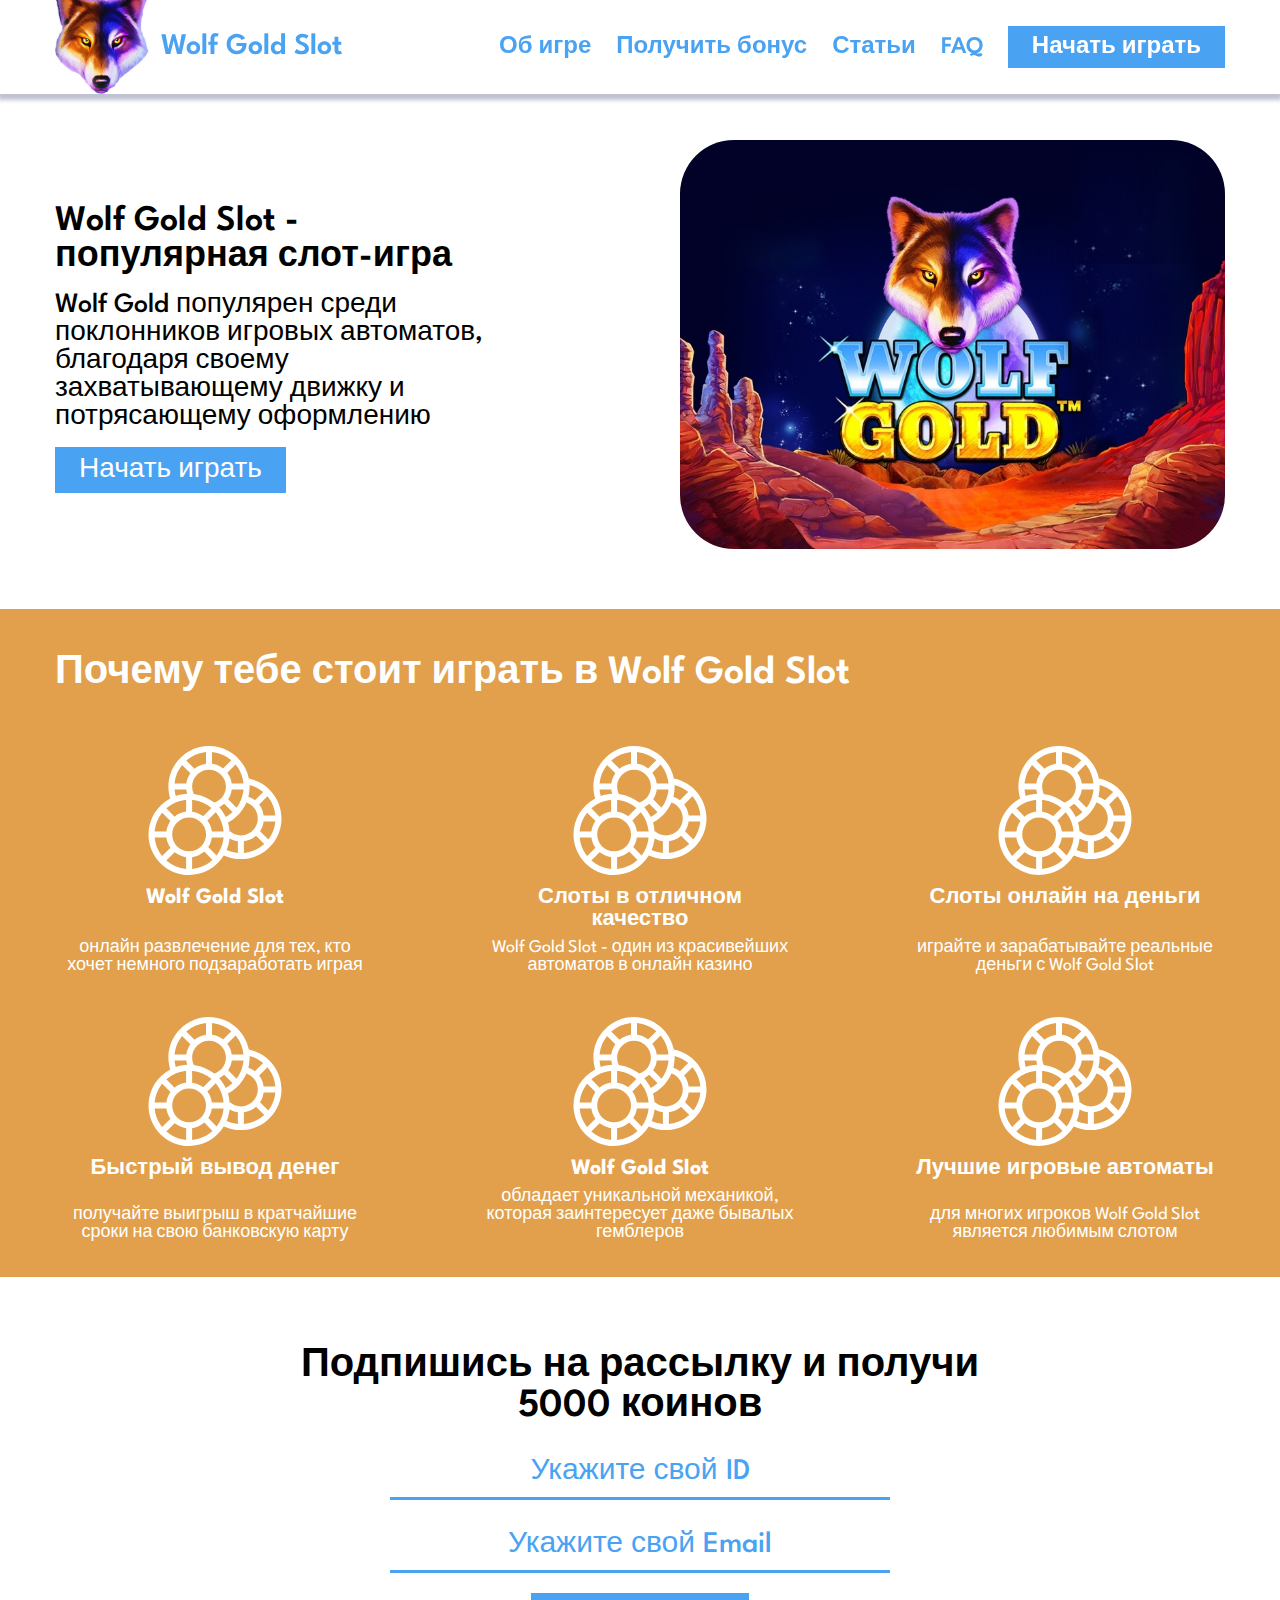
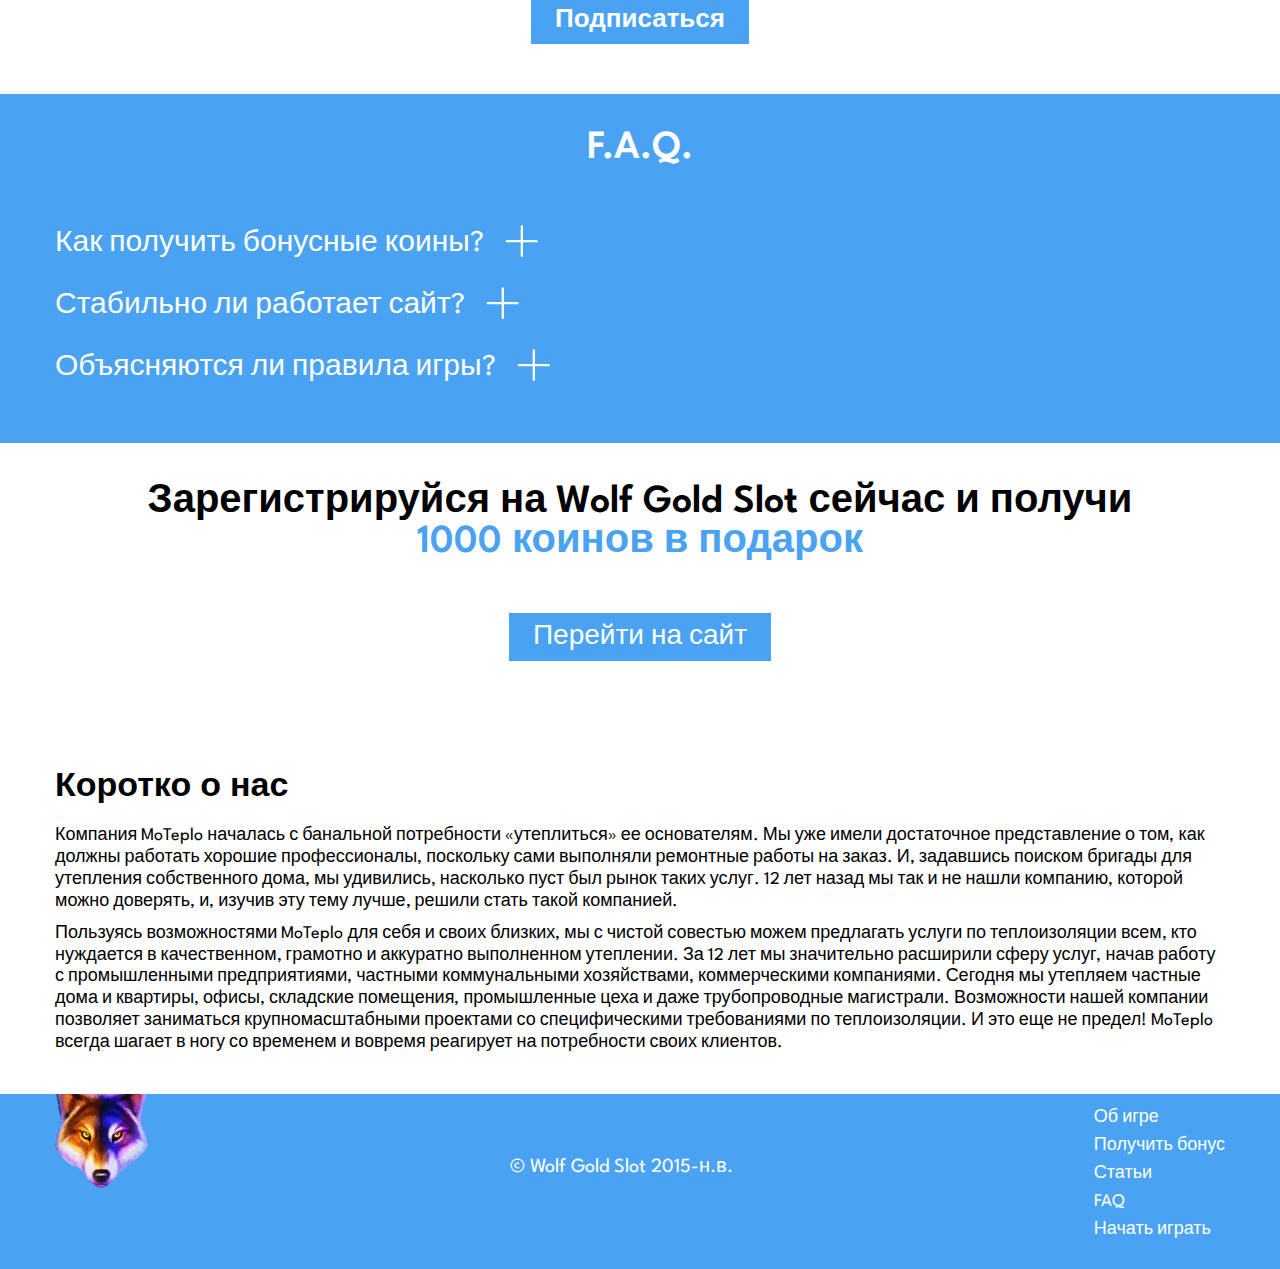
<file: index.html>
<!doctype html>
<html lang="ru">
<head>
    <meta charset="UTF-8">
    <meta name="viewport"
          content="width=device-width, user-scalable=no, initial-scale=1.0, maximum-scale=1.0, minimum-scale=1.0">
    <meta http-equiv="X-UA-Compatible" content="ie=edge">
    <title>Wolf Gold Slot</title>
    <meta name="description" content="Wold Gold Slot - лучшая бесплатная слот игра">

    <link rel="preconnect" href="https://fonts.googleapis.com">
    <link rel="preconnect" href="https://fonts.gstatic.com" crossorigin>
    <link href="https://fonts.googleapis.com/css2?family=League+Spartan:wght@400;500;600&display=swap" rel="stylesheet">

    <link rel="stylesheet" href="styles/starter.css">
    <link rel="stylesheet" href="styles/style.css">

    <script src="scripts/script.js" defer></script>
</head>
<body>
<div class="wrapper">
    <header class="header">
        <div class="header__container">
            <a href="index.html" class="header__logo">
                <img src="img/logo.svg" alt="Логотип">
                <h5>Wolf Gold Slot</h5>
            </a>
            <nav class="header__nav nav">
                <ul class="nav__list">
                    <li class="nav__list-item"><a href="#" data-goto=".about">Об игре</a></li>
                    <li class="nav__list-item"><a href="#" data-goto=".bonus">Получить бонус</a></li>
                    <li class="nav__list-item"><a href="blog.html">Статьи</a></li>
                    <li class="nav__list-item"><a href="#" data-goto=".faq">FAQ</a></li>
                    <li class="nav__list-item"><a class="blue-btn" href="#" data-goto=".download">Начать играть</a></li>
                </ul>
            </nav>
            <span class="burger"><span></span></span>
        </div>
    </header>
    <main class="main">
        <section class="about">
            <div class="about__container">
                <div class="about__text">
                    <h1 class="about__text-title">Wolf Gold Slot - популярная слот-игра</h1>
                    <p class="about__text-description">Wolf Gold популярен среди поклонников игровых автоматов,
                        благодаря своему захватывающему движку и потрясающему оформлению</p>
                    <a href="#" class="about__text-btn blue-btn" data-goto=".download">Начать играть</a>
                </div>
                <img src="img/about/about.jpg" alt="Иллюстрация игры" class="about__img">
            </div>
        </section>
        <section class="advantages">
            <div class="advantages__container">
                <h2 class="advantages__title">Почему тебе стоит играть в Wolf Gold Slot</h2>
                <div class="advantages__cards">
                    <div class="advantages__cards-item advantages-card">
                        <img src="img/advantages/casino-chips.svg" alt="Преимущество" class="advantages-card_img">
                        <h6 class="advantages-card_title">Wolf Gold Slot</h6>
                        <p class="advantages-card_description">онлайн развлечение для тех, кто хочет немного
                            подзаработать играя</p>
                    </div>
                    <div class="advantages__cards-item advantages-card">
                        <img src="img/advantages/casino-chips.svg" alt="Преимущество" class="advantages-card_img">
                        <h6 class="advantages-card_title">Слоты в отличном качество</h6>
                        <p class="advantages-card_description">Wolf Gold Slot - один из красивейших автоматов в онлайн
                            казино</p>
                    </div>
                    <div class="advantages__cards-item advantages-card">
                        <img src="img/advantages/casino-chips.svg" alt="Преимущество" class="advantages-card_img">
                        <h6 class="advantages-card_title">Слоты онлайн на деньги</h6>
                        <p class="advantages-card_description">играйте и зарабатывайте реальные деньги с Wolf Gold
                            Slot</p>
                    </div>
                    <div class="advantages__cards-item advantages-card">
                        <img src="img/advantages/casino-chips.svg" alt="Преимущество" class="advantages-card_img">
                        <h6 class="advantages-card_title">Быстрый вывод денег</h6>
                        <p class="advantages-card_description">получайте выигрыш в кратчайшие сроки на свою банковскую
                            карту</p>
                    </div>
                    <div class="advantages__cards-item advantages-card">
                        <img src="img/advantages/casino-chips.svg" alt="Преимущество" class="advantages-card_img">
                        <h6 class="advantages-card_title">Wolf Gold Slot</h6>
                        <p class="advantages-card_description">обладает уникальной механикой, которая заинтересует даже
                            бывалых гемблеров</p>
                    </div>
                    <div class="advantages__cards-item advantages-card">
                        <img src="img/advantages/casino-chips.svg" alt="Преимущество" class="advantages-card_img">
                        <h6 class="advantages-card_title">Лучшие игровые автоматы</h6>
                        <p class="advantages-card_description">для многих игроков Wolf Gold Slot является любимым
                            слотом</p>
                    </div>
                </div>
            </div>
        </section>
        <section class="bonus">
            <div class="bonus__container">
                <h2 class="bonus__title">Подпишись на рассылку и получи 5000 коинов</h2>
                <form action="javascript:void(0);" class="bonus__form">
                    <input type="text" class="bonus__form-input" placeholder="Укажите свой ID" required>
                    <input type="email" class="bonus__form-input" placeholder="Укажите свой Email" required>
                    <button class="bonus__form-btn blue-btn">Подписаться</button>
                </form>
            </div>
        </section>
        <section class="faq">
            <div class="faq__container">
                <h2 class="faq__title">F.A.Q.</h2>
                <ul class="faq__program-accordion accordion">
                    <li class="about__program-accordion_item accordion__item">
                        <h6 class="accordion__item-title accordion-open">Как получить бонусные коины?
                            <svg width="50" height="50" viewBox="0 0 50 50" fill="none"
                                 xmlns="http://www.w3.org/2000/svg">
                                <g id="clarity:close-line" clip-path="url(#clip0_77_4379)">
                                    <path id="Vector"
                                          d="M26.9592 25L38.4731 13.4861C38.7006 13.2204 38.8195 12.8786 38.806 12.5291C38.7925 12.1795 38.6476 11.8479 38.4003 11.6006C38.1529 11.3532 37.8213 11.2083 37.4718 11.1948C37.1222 11.1813 36.7805 11.3002 36.5148 11.5278L25.0009 23.0416L13.487 11.5139C13.2255 11.2523 12.8707 11.1054 12.5009 11.1054C12.131 11.1054 11.7763 11.2523 11.5148 11.5139C11.2532 11.7754 11.1063 12.1301 11.1063 12.5C11.1063 12.8698 11.2532 13.2246 11.5148 13.4861L23.0426 25L11.5148 36.5139C11.3694 36.6384 11.2513 36.7916 11.1679 36.9639C11.0846 37.1362 11.0377 37.3239 11.0303 37.5152C11.0229 37.7065 11.0552 37.8972 11.125 38.0754C11.1948 38.2537 11.3007 38.4155 11.4361 38.5509C11.5714 38.6862 11.7333 38.7922 11.9115 38.862C12.0898 38.9318 12.2805 38.964 12.4718 38.9566C12.6631 38.9493 12.8508 38.9024 13.0231 38.819C13.1954 38.7357 13.3486 38.6176 13.4731 38.4722L25.0009 26.9583L36.5148 38.4722C36.7805 38.6997 37.1222 38.8186 37.4718 38.8051C37.8213 38.7916 38.1529 38.6467 38.4003 38.3994C38.6476 38.152 38.7925 37.8204 38.806 37.4709C38.8195 37.1213 38.7006 36.7796 38.4731 36.5139L26.9592 25Z"
                                          fill="white"/>
                                </g>
                                <defs>
                                    <clipPath id="clip0_77_4379">
                                        <rect width="50" height="50" fill="white"/>
                                    </clipPath>
                                </defs>
                            </svg>
                        </h6>
                        <div class="accordion__item-body drop-up-body">
                            <p>Чтобы получить бонус, вы можете зарегистрироваться на сайте Wolf Gold Slot, а также
                                подписаться на рассылку</p>
                        </div>
                    </li>
                    <li class="faq__program-accordion_item accordion__item">
                        <h6 class="accordion__item-title accordion-open">Стабильно ли работает сайт?
                            <svg width="50" height="50" viewBox="0 0 50 50" fill="none"
                                 xmlns="http://www.w3.org/2000/svg">
                                <g id="clarity:close-line" clip-path="url(#clip0_77_4379)">
                                    <path id="Vector"
                                          d="M26.9592 25L38.4731 13.4861C38.7006 13.2204 38.8195 12.8786 38.806 12.5291C38.7925 12.1795 38.6476 11.8479 38.4003 11.6006C38.1529 11.3532 37.8213 11.2083 37.4718 11.1948C37.1222 11.1813 36.7805 11.3002 36.5148 11.5278L25.0009 23.0416L13.487 11.5139C13.2255 11.2523 12.8707 11.1054 12.5009 11.1054C12.131 11.1054 11.7763 11.2523 11.5148 11.5139C11.2532 11.7754 11.1063 12.1301 11.1063 12.5C11.1063 12.8698 11.2532 13.2246 11.5148 13.4861L23.0426 25L11.5148 36.5139C11.3694 36.6384 11.2513 36.7916 11.1679 36.9639C11.0846 37.1362 11.0377 37.3239 11.0303 37.5152C11.0229 37.7065 11.0552 37.8972 11.125 38.0754C11.1948 38.2537 11.3007 38.4155 11.4361 38.5509C11.5714 38.6862 11.7333 38.7922 11.9115 38.862C12.0898 38.9318 12.2805 38.964 12.4718 38.9566C12.6631 38.9493 12.8508 38.9024 13.0231 38.819C13.1954 38.7357 13.3486 38.6176 13.4731 38.4722L25.0009 26.9583L36.5148 38.4722C36.7805 38.6997 37.1222 38.8186 37.4718 38.8051C37.8213 38.7916 38.1529 38.6467 38.4003 38.3994C38.6476 38.152 38.7925 37.8204 38.806 37.4709C38.8195 37.1213 38.7006 36.7796 38.4731 36.5139L26.9592 25Z"
                                          fill="white"/>
                                </g>
                                <defs>
                                    <clipPath id="clip0_77_4379">
                                        <rect width="50" height="50" fill="white"/>
                                    </clipPath>
                                </defs>
                            </svg>
                        </h6>
                        <div class="accordion__item-body drop-up-body">
                            <p>Да, наши эксперты регулярно проверяют сайт на наличие ошибок и моментально устраняют их,
                                чтобы вы наслаждались игрой!</p>
                        </div>
                    </li>
                    <li class="about__program-accordion_item accordion__item">
                        <h6 class="accordion__item-title accordion-open">Объясняются ли правила игры?
                            <svg width="50" height="50" viewBox="0 0 50 50" fill="none"
                                 xmlns="http://www.w3.org/2000/svg">
                                <g id="clarity:close-line" clip-path="url(#clip0_77_4379)">
                                    <path id="Vector"
                                          d="M26.9592 25L38.4731 13.4861C38.7006 13.2204 38.8195 12.8786 38.806 12.5291C38.7925 12.1795 38.6476 11.8479 38.4003 11.6006C38.1529 11.3532 37.8213 11.2083 37.4718 11.1948C37.1222 11.1813 36.7805 11.3002 36.5148 11.5278L25.0009 23.0416L13.487 11.5139C13.2255 11.2523 12.8707 11.1054 12.5009 11.1054C12.131 11.1054 11.7763 11.2523 11.5148 11.5139C11.2532 11.7754 11.1063 12.1301 11.1063 12.5C11.1063 12.8698 11.2532 13.2246 11.5148 13.4861L23.0426 25L11.5148 36.5139C11.3694 36.6384 11.2513 36.7916 11.1679 36.9639C11.0846 37.1362 11.0377 37.3239 11.0303 37.5152C11.0229 37.7065 11.0552 37.8972 11.125 38.0754C11.1948 38.2537 11.3007 38.4155 11.4361 38.5509C11.5714 38.6862 11.7333 38.7922 11.9115 38.862C12.0898 38.9318 12.2805 38.964 12.4718 38.9566C12.6631 38.9493 12.8508 38.9024 13.0231 38.819C13.1954 38.7357 13.3486 38.6176 13.4731 38.4722L25.0009 26.9583L36.5148 38.4722C36.7805 38.6997 37.1222 38.8186 37.4718 38.8051C37.8213 38.7916 38.1529 38.6467 38.4003 38.3994C38.6476 38.152 38.7925 37.8204 38.806 37.4709C38.8195 37.1213 38.7006 36.7796 38.4731 36.5139L26.9592 25Z"
                                          fill="white"/>
                                </g>
                                <defs>
                                    <clipPath id="clip0_77_4379">
                                        <rect width="50" height="50" fill="white"/>
                                    </clipPath>
                                </defs>
                            </svg>
                        </h6>
                        <div class="accordion__item-body drop-up-body">
                            <p>Да, на сайте есть специальный раздел, в котором доступно объясняются правила игры,
                                понятным для новичков языком</p>
                        </div>
                    </li>
                </ul>
            </div>
        </section>
        <section class="download">
            <div class="download__container">
                <h2 class="download__title">Зарегистрируйся на Wolf Gold Slot сейчас и получи <span>1000 коинов в подарок</span>
                </h2>
                <a href="" class="download__btn blue-btn">Перейти на сайт</a>
            </div>
        </section>
        <section class="seo">
            <div class="seo__container">
                <h2 class="seo__title">Коротко о нас</h2>
                <p class="seo__text" style="margin-bottom: 10px;">Компания MoTeplo началась с банальной потребности
                    «утеплиться» ее основателям. Мы уже имели достаточное представление о том, как должны работать
                    хорошие профессионалы, поскольку сами выполняли ремонтные работы на заказ. И, задавшись поиском
                    бригады для утепления собственного дома, мы удивились, насколько пуст был рынок таких услуг. 12 лет
                    назад мы так и не нашли компанию, которой можно доверять, и, изучив эту тему лучше, решили стать
                    такой компанией.</p>
                <p class="seo__text">Пользуясь возможностями MoTeplo для себя и своих близких, мы с чистой совестью
                    можем предлагать услуги по теплоизоляции всем, кто нуждается в качественном, грамотно и аккуратно
                    выполненном утеплении. За 12 лет мы значительно расширили сферу услуг, начав работу с промышленными
                    предприятиями, частными коммунальными хозяйствами, коммерческими компаниями. Сегодня мы утепляем
                    частные дома и квартиры, офисы, складские помещения, промышленные цеха и даже трубопроводные
                    магистрали. Возможности нашей компании позволяет заниматься крупномасштабными проектами со
                    специфическими требованиями по теплоизоляции. И это еще не предел! MoTeplo всегда шагает в ногу со
                    временем и вовремя реагирует на потребности своих клиентов.</p>
            </div>
        </section>
    </main>
    <footer class="footer">
        <div class="footer__container">
            <a href="index.html" class="footer__logo">
                <img src="img/logo.svg" alt="Логотип">
            </a>
            <p class="footer__copyright">&#169; Wolf Gold Slot 2015-н.в.</p>
            <nav class="footer__nav" aria-label="Навигация по сайту">
                <ul class="footer__nav-list">
                    <li class="footer__nav-list_item"><a href="">Об игре</a></li>
                    <li class="footer__nav-list_item"><a href="">Получить бонус</a></li>
                    <li class="footer__nav-list_item"><a href="blog.html">Статьи</a></li>
                    <li class="footer__nav-list_item"><a href="">FAQ</a></li>
                    <li class="footer__nav-list_item"><a href="">Начать играть</a></li>
                </ul>
            </nav>
        </div>
    </footer>
    <div class="popup popup-success">
        <div class="popup__container">
            <div class="popup__content">
                <h3 class="popup__title">Спасибо за подписку!</h3>
                <p class="popup__text">Коины зачислятся на аккаунт, ID которого было указано, в течении 3 дней</p>
                <button class="popup__btn blue-btn popup-close">OK</button>
            </div>
        </div>
        <div class="popup-background popup-close"></div>
    </div>
</div>
</body>
</html>
</file>
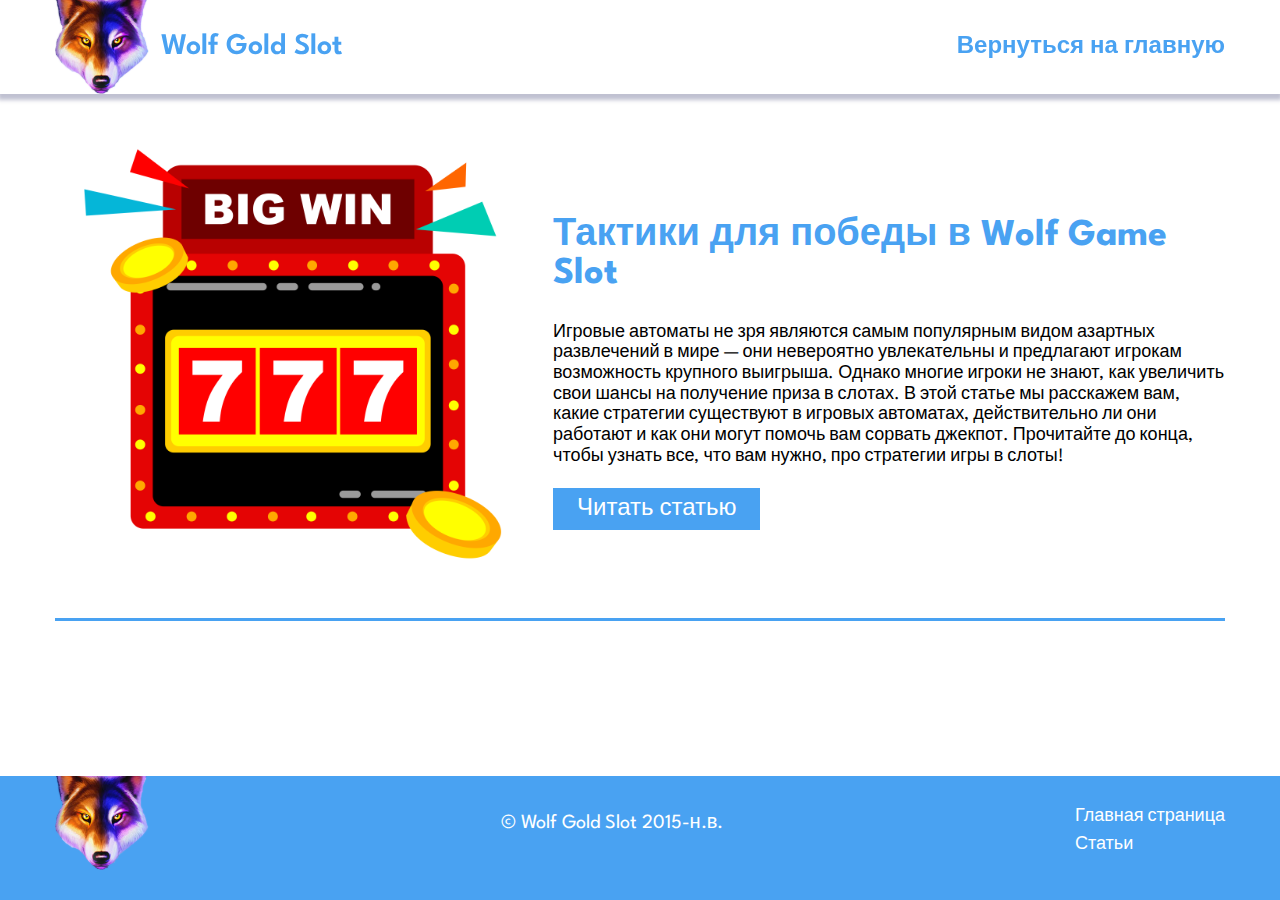
<file: blog.html>
<!doctype html>
<html lang="ru">
<head>
    <meta charset="UTF-8">
    <meta name="viewport"
          content="width=device-width, user-scalable=no, initial-scale=1.0, maximum-scale=1.0, minimum-scale=1.0">
    <meta http-equiv="X-UA-Compatible" content="ie=edge">
    <title>Wolf Gold Slot | Статьи</title>
    <meta name="description" content="Wold Gold Slot - лучшая бесплатная слот игра">

    <link rel="preconnect" href="https://fonts.googleapis.com">
    <link rel="preconnect" href="https://fonts.gstatic.com" crossorigin>
    <link href="https://fonts.googleapis.com/css2?family=League+Spartan:wght@400;500;600&display=swap" rel="stylesheet">

    <link rel="stylesheet" href="styles/starter.css">
    <link rel="stylesheet" href="styles/style.css">

    <script src="scripts/script.js" defer></script>
</head>
<body>
<div class="wrapper">
    <header class="header">
        <div class="header__container">
            <a href="index.html" class="header__logo">
                <img src="img/logo.svg" alt="Логотип">
                <h5>Wolf Gold Slot</h5>
            </a>
            <nav class="header__nav nav">
                <ul class="nav__list">
                    <li class="nav__list-item"><a href="index.html">Вернуться на главную</a></li>
                </ul>
            </nav>
            <span class="burger"><span></span></span>
        </div>
    </header>
    <main class="main">
        <section class="articles">
            <div class="articles__container">
                <div class="articles__item">
                    <img src="img/news/article-1.png" alt="Превью статьи" class="articles__item-img">
                    <div class="articles__item-content">
                        <a href="taktika-dlya-pobedi.html" class="articles__item-title">Тактики для победы в Wolf Game Slot</a>
                        <p class="articles__item-text">Игровые автоматы не зря являются самым популярным видом азартных
                            развлечений в мире — они невероятно увлекательны и предлагают игрокам возможность крупного
                            выигрыша. Однако многие игроки не знают, как увеличить свои шансы на получение приза в
                            слотах. В этой статье мы расскажем вам, какие стратегии существуют в игровых автоматах,
                            действительно ли они работают и как они могут помочь вам сорвать джекпот. Прочитайте до
                            конца, чтобы узнать все, что вам нужно, про стратегии игры в слоты!</p>
                        <a href="taktika-dlya-pobedi.html" class="articles__item-btn blue-btn">Читать статью</a>
                    </div>
                </div>
            </div>
        </section>
    </main>
    <footer class="footer">
        <div class="footer__container">
            <a href="index.html" class="footer__logo">
                <img src="img/logo.svg" alt="Логотип">
            </a>
            <p class="footer__copyright">&#169; Wolf Gold Slot 2015-н.в.</p>
            <nav class="footer__nav" aria-label="Навигация по сайту">
                <ul class="footer__nav-list">
                    <li class="footer__nav-list_item"><a href="index.html">Главная страница</a></li>
                    <li class="footer__nav-list_item"><a href="blog.html">Статьи</a></li>
                </ul>
            </nav>
        </div>
    </footer>
</div>
</body>
</html>
</file>
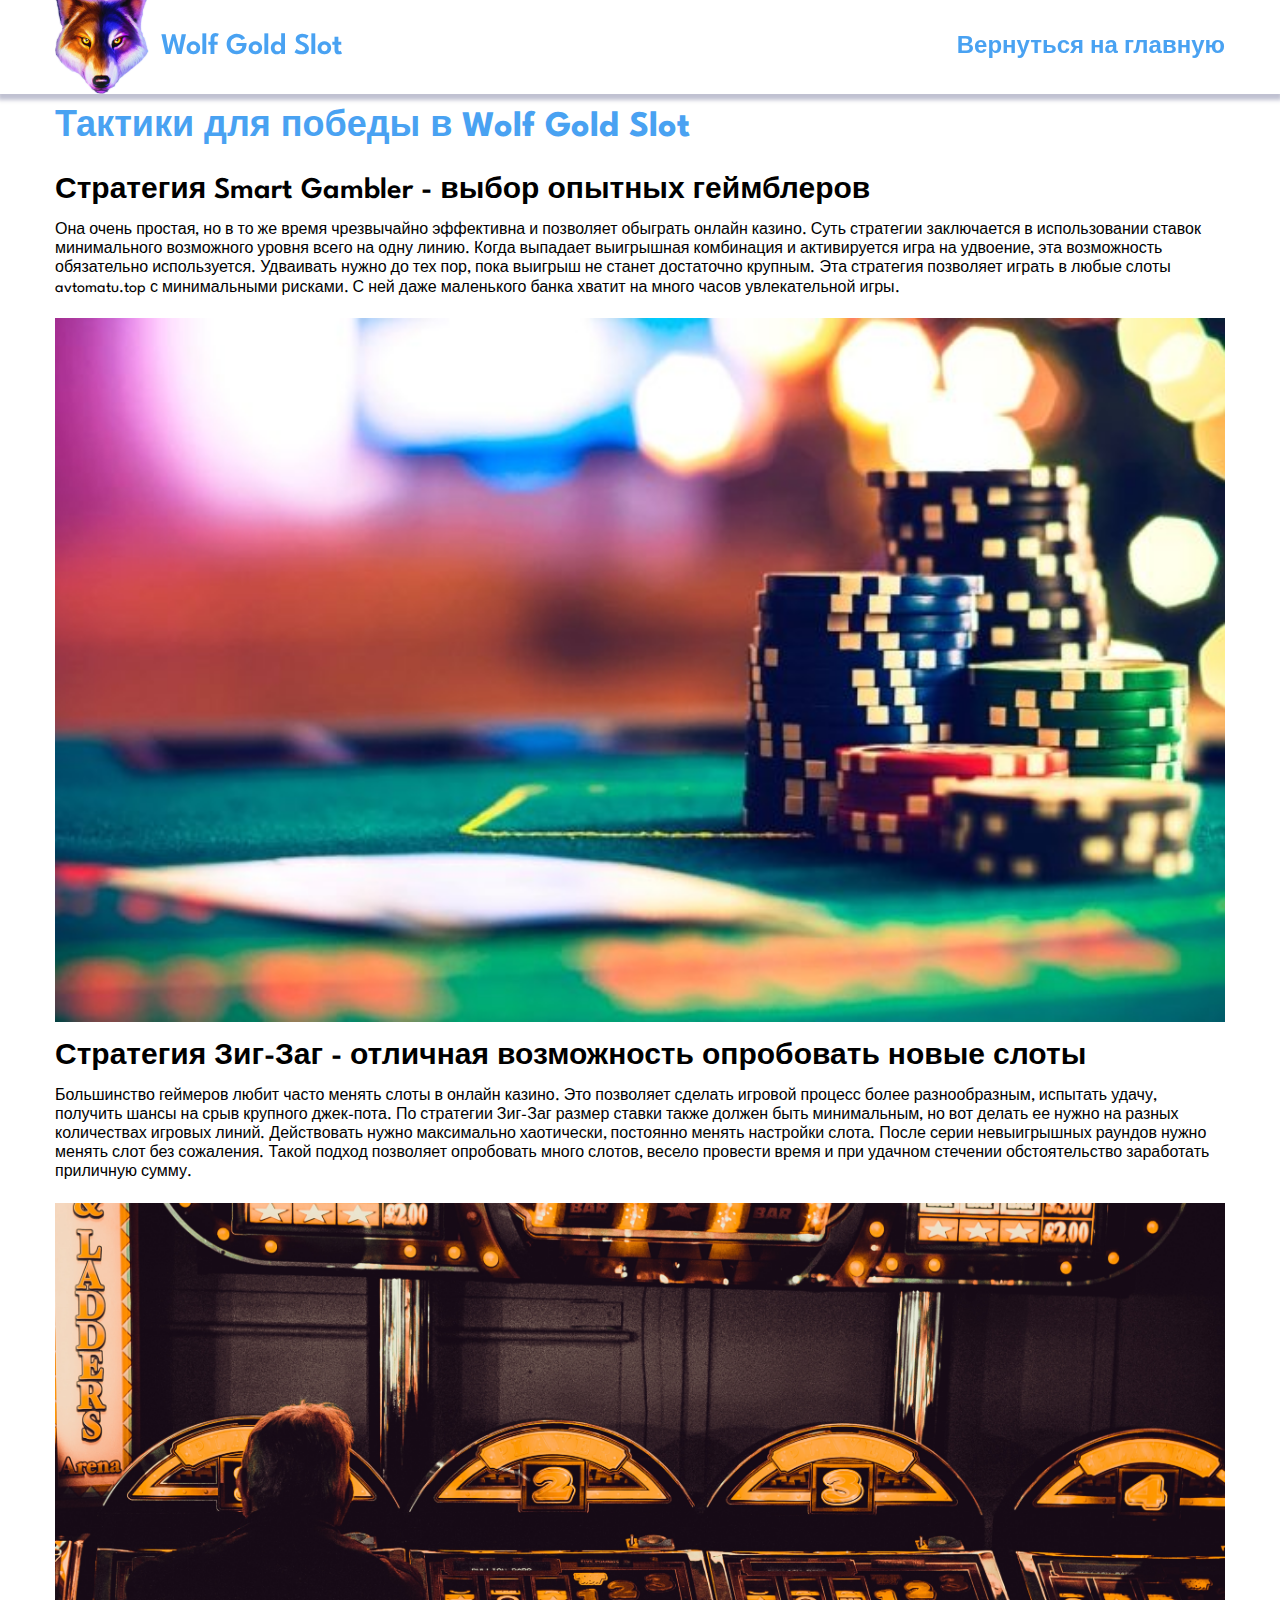
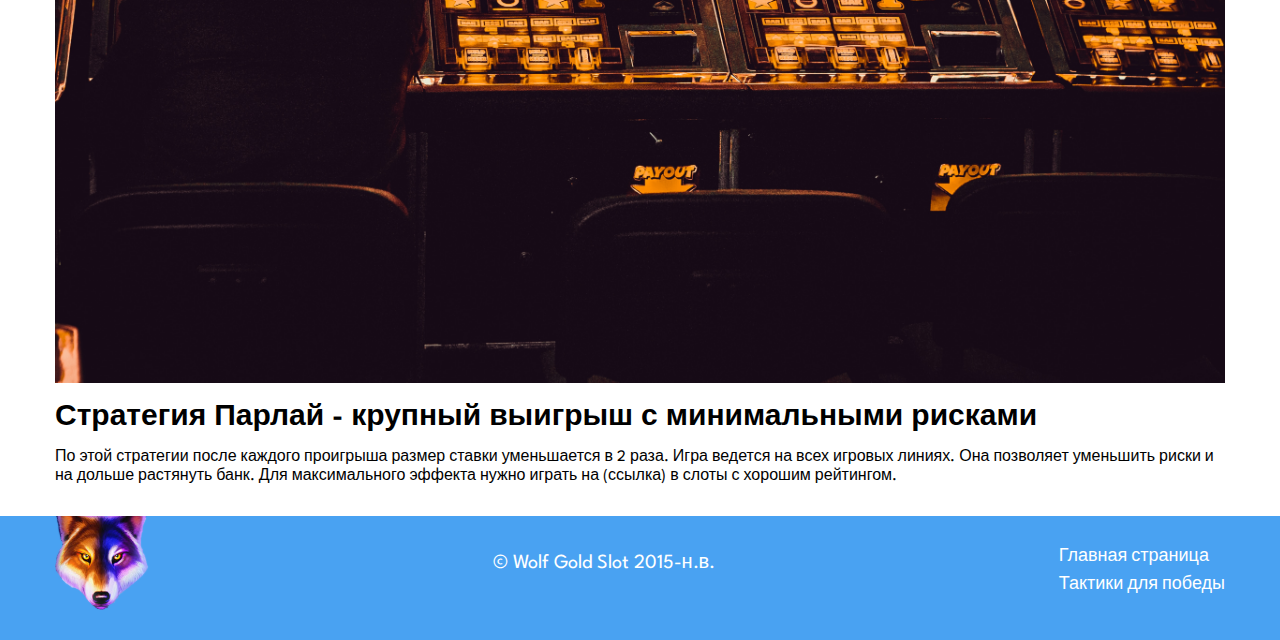
<file: taktika-dlya-pobedi.html>
<!doctype html>
<html lang="ru">
<head>
    <meta charset="UTF-8">
    <meta name="viewport"
          content="width=device-width, user-scalable=no, initial-scale=1.0, maximum-scale=1.0, minimum-scale=1.0">
    <meta http-equiv="X-UA-Compatible" content="ie=edge">
    <title>Wolf Gold Slot | Тактика для победы</title>
    <meta name="description" content="Wold Gold Slot - лучшая бесплатная слот игра">

    <link rel="preconnect" href="https://fonts.googleapis.com">
    <link rel="preconnect" href="https://fonts.gstatic.com" crossorigin>
    <link href="https://fonts.googleapis.com/css2?family=League+Spartan:wght@400;500;600&display=swap" rel="stylesheet">

    <link rel="stylesheet" href="styles/starter.css">
    <link rel="stylesheet" href="styles/style.css">

    <script src="scripts/script.js" defer></script>
</head>
<body>
<div class="wrapper taktika-dlya-pobedi">
    <header class="header">
        <div class="header__container">
            <a href="index.html" class="header__logo">
                <img src="img/logo.svg" alt="Логотип">
                <h5>Wolf Gold Slot</h5>
            </a>
            <nav class="header__nav nav">
                <ul class="nav__list">
                    <li class="nav__list-item"><a href="index.html">Вернуться на главную</a></li>
                </ul>
            </nav>
            <span class="burger"><span></span></span>
        </div>
    </header>
    <main class="main">
        <section class="article">
            <div class="article__container">
                <h1 class="article__title">Тактики для победы в Wolf Gold Slot</h1>
                <h2 class="article__subtitle">Стратегия Smart Gambler - выбор опытных геймблеров</h2>
                <p class="article__text">Она очень простая, но в то же время чрезвычайно эффективна и позволяет обыграть
                    онлайн казино. Суть стратегии заключается в использовании ставок минимального возможного уровня
                    всего на одну линию. Когда выпадает выигрышная комбинация и активируется игра на удвоение, эта
                    возможность обязательно используется. Удваивать нужно до тех пор, пока выигрыш не станет достаточно
                    крупным. Эта стратегия позволяет играть в любые слоты avtomatu.top с минимальными рисками. С ней
                    даже маленького банка хватит на много часов увлекательной игры.</p>
                <img src="img/articles/article-1.jpg" width="100%" alt>
                <h2 class="article__subtitle">Стратегия Зиг-Заг - отличная возможность опробовать новые слоты</h2>
                <p class="article__text">Большинство геймеров любит часто менять слоты в онлайн казино. Это позволяет
                    сделать игровой процесс более разнообразным, испытать удачу, получить шансы на срыв крупного
                    джек-пота. По стратегии Зиг-Заг размер ставки также должен быть минимальным, но вот делать ее нужно
                    на разных количествах игровых линий. Действовать нужно максимально хаотически, постоянно менять
                    настройки слота. После серии невыигрышных раундов нужно менять слот без сожаления. Такой подход
                    позволяет опробовать много слотов, весело провести время и при удачном стечении обстоятельство
                    заработать приличную сумму.</p>
                <img src="img/articles/article-2.jpg" width="100%" alt>
                <h2 class="article__subtitle">Стратегия Парлай - крупный выигрыш с минимальными рисками</h2>
                <p class="article__text">По этой стратегии после каждого проигрыша размер ставки уменьшается в 2 раза.
                    Игра ведется на всех игровых линиях. Она позволяет уменьшить риски и на дольше растянуть банк. Для
                    максимального эффекта нужно играть на (ссылка) в слоты с хорошим рейтингом.</p>
            </div>
        </section>
    </main>
    <footer class="footer">
        <div class="footer__container">
            <a href="index.html" class="footer__logo">
                <img src="img/logo.svg" alt="Логотип">
            </a>
            <p class="footer__copyright">&#169; Wolf Gold Slot 2015-н.в.</p>
            <nav class="footer__nav" aria-label="Навигация по сайту">
                <ul class="footer__nav-list">
                    <li class="footer__nav-list_item"><a href="index.html">Главная страница</a></li>
                    <li class="footer__nav-list_item"><a href="taktika-dlya-pobedi.html">Тактики для победы</a></li>
                </ul>
            </nav>
        </div>
    </footer>
</div>
</body>
</html>
</file>
<file: styles/starter.css>
* {
  padding: 0;
  margin: 0;
  border: 0;
  -webkit-tap-highlight-color: rgba(0, 0, 0, 0);
  -webkit-tap-highlight-color: transparent;
}

*,
*:before,
*:after {
  -webkit-box-sizing: border-box;
  box-sizing: border-box;
}

:focus,
:active {
  outline: none;
}

a:focus,
a:active {
  outline: none;
}

nav,
footer,
header,
aside {
  display: block;
}

html,
body {
  height: 100%;
  width: 100%;
  font-size: 100%;
  line-height: 1;
  font-size: 14px;
  -ms-text-size-adjust: 100%;
  -moz-text-size-adjust: 100%;
  -webkit-text-size-adjust: 100%;
}

input,
button,
textarea {
  font-family: inherit;
}

input::-ms-clear {
  display: none;
}

button {
  cursor: pointer;
}

button::-moz-focus-inner {
  padding: 0;
  border: 0;
}

a,
a:visited {
  text-decoration: none;
}

a:hover {
  text-decoration: none;
}

ul li {
  list-style: none;
}

img {
  vertical-align: top;
}

h1,
h2,
h3,
h4,
h5,
h6 {
  font-size: inherit;
  font-weight: inherit;
}

[class*=__container] {
  max-width: 1200px;
  margin: 0 auto;
  padding: 0 15px;
}

/*PC*/
/*TABLET*/
/*MOBILE*/
/*MOBILE SMALL*/
body {
  font-family: "League Spartan", sans-serif;
  font-size: 16px;
  color: #000;
}
body.lock {
  overflow: hidden;
}

.wrapper {
  display: flex;
  overflow-x: hidden;
  flex-direction: column;
  min-height: 100%;
}

.main {
  flex: 1 1 auto;
}

/*# sourceMappingURL=starter.css.map */
</file>
<file: styles/style.css>
.blue-btn {
  padding: 10px 24px;
  background-color: #49A2F2;
  cursor: pointer;
  color: #fff !important;
  transition: background-color 0.3s ease-in-out !important;
}
.blue-btn:hover {
  background-color: #E2A04C;
  color: #fff !important;
}

.accordion__item:not(:last-child) {
  margin-bottom: 12px;
}
.accordion__item-title {
  display: flex;
  align-items: center;
  gap: 10px;
  font-size: 30px;
  font-weight: 400;
  color: #fff;
  cursor: pointer;
  transition: color 0.3s ease-in-out;
}
.accordion__item-title svg {
  transform: rotateZ(45deg);
  padding-bottom: 8px;
  transition: transform 0.3s ease-in-out;
}
.accordion__item-title svg path {
  transition: fill 0.3s ease-in-out;
}
.accordion__item-title:hover {
  color: #E2A04C;
}
.accordion__item-title:hover svg path {
  fill: #E2A04C;
}
.accordion__item-title.active svg {
  transform: rotateZ(90deg);
}
.accordion__item-body {
  padding-left: 30px;
}
.accordion__item-body p {
  font-size: 24px;
  font-weight: 500;
  color: #fff;
}

.drop-up-body {
  display: flex;
  flex-direction: column;
  transition: max-height 1s;
  transition: max-height 0.4s cubic-bezier(0, 1, 0, 1);
  max-height: 0;
  overflow: hidden;
}

.accordion-open.active + .drop-up-body {
  transition: max-height 0.5s;
  max-height: 3000px;
}

.header {
  position: fixed;
  top: 0;
  left: 0;
  right: 0;
  background-color: #fff;
  box-shadow: 0 4px 4px 2px rgba(2, 7, 73, 0.25);
}
.header .burger {
  display: none;
}
.header__container {
  display: flex;
  justify-content: space-between;
  align-items: center;
}
.header__logo {
  display: flex;
  align-items: center;
  gap: 12px;
}
.header__logo h5 {
  font-size: 30px;
  font-weight: 600;
  color: #49A2F2;
  transition: color 0.3s ease-in-out;
}
.header__logo:hover h5 {
  color: #E2A04C;
}
.header .nav__list {
  display: flex;
  gap: 25px;
  align-items: center;
}
.header .nav__list-item {
  font-size: 24px;
  font-weight: 600;
}
.header .nav__list-item a {
  color: #49A2F2;
  transition: color 0.3s ease-in-out;
}
.header .nav__list-item:hover a {
  color: #E2A04C;
}

.about {
  padding: 140px 0 60px;
}
.about__container {
  display: flex;
  gap: 25px;
  align-items: center;
  justify-content: space-between;
}
.about__text {
  max-width: 465px;
}
.about__text-title {
  font-weight: 600;
  font-size: 36px;
  margin-bottom: 15px;
}
.about__text-description {
  font-size: 28px;
  font-weight: 500;
  margin-bottom: 25px;
}
.about__text-btn {
  font-size: 28px;
}
.about__img {
  max-width: 545px;
  border-radius: 54px;
}

.advantages {
  padding: 45px 0 35px;
  background-color: #E2A04C;
}
.advantages__title {
  color: #fff;
  font-size: 40px;
  font-weight: 600;
  margin-bottom: 50px;
}
.advantages__cards {
  display: flex;
  justify-content: space-between;
  flex-wrap: wrap;
  gap: 40px;
}
.advantages-card {
  display: flex;
  flex-direction: column;
  max-width: 320px;
  text-align: center;
  color: #fff;
  border-radius: 12px;
  height: auto;
}
.advantages-card_img {
  height: 133px;
  margin-bottom: 10px;
}
.advantages-card_title {
  padding: 0 10px;
  font-size: 22px;
  font-weight: 700;
  margin-bottom: auto;
}
.advantages-card_description {
  margin-top: 8px;
  font-size: 18px;
}

.bonus {
  padding: 70px 0 50px;
}
.bonus__title {
  text-align: center;
  max-width: 780px;
  font-size: 40px;
  font-weight: 600;
  margin: 0 auto 20px;
}
.bonus__form {
  display: flex;
  flex-direction: column;
  align-items: center;
  max-width: 500px;
  margin: 0 auto;
}
.bonus__form-input {
  text-align: center;
  padding: 11px 20px;
  width: 100%;
  font-size: 30px;
  font-weight: 500;
  color: #49A2F2;
  border-bottom: 3px solid #49A2F2;
  transition: border-color 0.3s ease-in-out, color 0.3s ease-in-out;
}
.bonus__form-input:not(:last-child) {
  margin-bottom: 20px;
}
.bonus__form-input::placeholder {
  color: #49A2F2;
  transition: color 0.3s ease-in-out;
}
.bonus__form-input:hover {
  border-color: #3374a8;
}
.bonus__form-input:hover::placeholder {
  color: #3374a8;
}
.bonus__form-input:focus {
  color: #E2A04C;
  border-color: #E2A04C;
}
.bonus__form-input:focus::placeholder {
  color: #E2A04C;
}
.bonus__form-btn {
  font-size: 26px;
  font-weight: 600;
}

.faq {
  padding: 35px 0 50px;
  background-color: #49A2F2;
}
.faq__title {
  font-size: 40px;
  font-weight: 600;
  text-align: center;
  color: #fff;
  margin-bottom: 50px;
}

.download {
  padding: 40px 0 70px;
}
.download__title {
  font-size: 40px;
  font-weight: 600;
  text-align: center;
  max-width: 1000px;
  margin: 0 auto 50px;
}
.download__title span {
  color: #49A2F2;
}
.download__btn {
  font-size: 28px;
  margin: 0 auto;
  display: block;
  width: fit-content;
}

.footer {
  background-color: #49A2F2;
  color: #fff;
  padding-bottom: 30px;
}
.footer__container {
  display: flex;
  justify-content: space-between;
  align-items: center;
}
.footer__logo {
  align-self: flex-start;
}
.footer__copyright {
  font-size: 20px;
}
.footer__nav {
  padding-top: 15px;
}
.footer__nav-list {
  display: flex;
  flex-direction: column;
  gap: 10px;
  align-items: flex-start;
}
.footer__nav-list_item {
  transition: color 0.3s ease-in-out;
}
.footer__nav-list_item a {
  color: #fff;
  font-size: 18px;
}
.footer__nav-list_item:hover a {
  color: #E2A04C;
}

.popup {
  position: fixed;
  top: 0;
  bottom: 0;
  right: 0;
  left: 0;
  height: 100vh;
  width: 100vw;
  z-index: 100;
  pointer-events: none;
  opacity: 0;
  transition: opacity 0.2s ease-in-out;
}
.popup.active {
  opacity: 1;
  pointer-events: all;
}
.popup-background {
  width: 100vw;
  height: 100vh;
  background-color: rgba(93, 93, 93, 0.55);
  position: absolute;
  top: 0;
  bottom: 0;
  right: 0;
  left: 0;
}
.popup__container {
  display: flex;
  align-items: center;
  justify-content: center;
  height: 100%;
}
.popup__content {
  padding: 30px;
  background-color: #fff;
  position: relative;
  z-index: 2;
  display: flex;
  flex-direction: column;
  align-items: center;
  text-align: center;
}
.popup__title {
  font-size: 26px;
  font-weight: 600;
  margin-bottom: 10px;
}
.popup__text {
  font-size: 22px;
  max-width: 450px;
  margin-bottom: 15px;
}
.popup__btn {
  font-size: 22px;
  font-weight: 600;
}

.articles {
  padding-top: 120px;
}
.articles__item {
  display: flex;
  gap: 30px;
  align-items: center;
  padding: 15px 0;
  border-bottom: 3px solid #49A2F2;
}
.articles__item-img {
  max-width: 40%;
}
.articles__item-title {
  font-size: 38px;
  font-weight: 700;
  color: #49A2F2;
  margin-bottom: 30px;
  display: block;
  transition: color 0.3s ease-in-out;
}
.articles__item-title:hover {
  color: #3374a8;
}
.articles__item-text {
  font-size: 18px;
  line-height: 115%;
  margin-bottom: 30px;
}
.articles__item-btn {
  font-size: 24px;
}

.article {
  padding: 110px 0 30px;
}
.article img {
  margin: 20px auto;
  display: block;
}
.article h1 {
  color: #49A2F2;
  font-size: 36px;
  font-weight: 700;
  margin-bottom: 30px;
}
.article h2 {
  font-size: 30px;
  font-weight: 600;
  margin-bottom: 15px;
}
.article p {
  line-height: 120%;
}

.seo {
  padding: 40px 0;
}
.seo__title {
  font-size: 34px;
  font-weight: 700;
  margin-bottom: 20px;
}
.seo__text {
  font-size: 18px;
  line-height: 122%;
}

@media (max-width: 1044.98px) {
  .about__container {
    flex-direction: column;
  }
  .about__text {
    max-width: 100%;
  }
  .advantages__cards {
    justify-content: center;
  }
}
@media (max-width: 1089.98px) {
  .header__logo img {
    max-height: 66px;
  }
  .header__logo h5 {
    font-size: 22px;
  }
  .header span.burger {
    display: block;
    position: relative;
    width: 20px;
    height: 14px;
    margin-right: 4px;
    z-index: 50;
  }
  .header span.burger span, .header span.burger::after, .header span.burger::before {
    content: "";
    position: absolute;
    left: 0;
    height: 2px;
    width: 20px;
    background-color: #49A2F2;
    transition: background-color 0.3s ease-in-out;
  }
  .header span.burger span {
    top: 6px;
  }
  .header span.burger::after {
    bottom: 0;
  }
  .header span.burger.active span {
    opacity: 0;
    background-color: #fff;
  }
  .header span.burger.active::before {
    transform: translateY(6px) rotateZ(-45deg);
    background-color: #fff;
  }
  .header span.burger.active::after {
    transform: translateY(-6px) rotateZ(45deg);
    background-color: #fff;
  }
  .header__nav {
    position: fixed;
    height: 100vh;
    left: 0;
    right: 0;
    top: 0;
    background-color: rgba(93, 93, 93, 0.55);
    padding: 50px 20px;
    z-index: 50;
    opacity: 0;
    pointer-events: none;
    transition: opacity 0.2s ease-in-out;
  }
  .header__nav.active {
    opacity: 1;
    pointer-events: all;
  }
  .header__nav .nav__list {
    flex-direction: column;
    padding: 50px 20px;
    position: fixed;
    top: 0;
    left: 0;
    background-color: #fff;
    height: 100vh;
  }
}
@media (max-width: 889.98px) {
  .articles__item {
    flex-direction: column-reverse;
  }
}
@media (max-width: 809.98px) {
  .download__container {
    flex-direction: column;
  }
  .download__right {
    flex-direction: row;
    gap: 20px;
    flex-wrap: wrap;
    justify-content: center;
  }
  .download__right-title {
    max-width: 270px;
    text-align: center;
  }
  .accordion-open {
    font-size: 24px;
  }
  .drop-up-body p {
    font-size: 20px;
  }
}
@media (max-width: 559.98px) {
  h1, h2 {
    font-size: 32px !important;
  }
  .about__text-description {
    font-size: 24px;
  }
  input {
    font-size: 26px !important;
  }
  .footer__container {
    flex-direction: column;
    align-items: center;
  }
  .footer__container a.footer__logo {
    margin: 0 auto;
  }
}

/*# sourceMappingURL=style.css.map */
</file>
